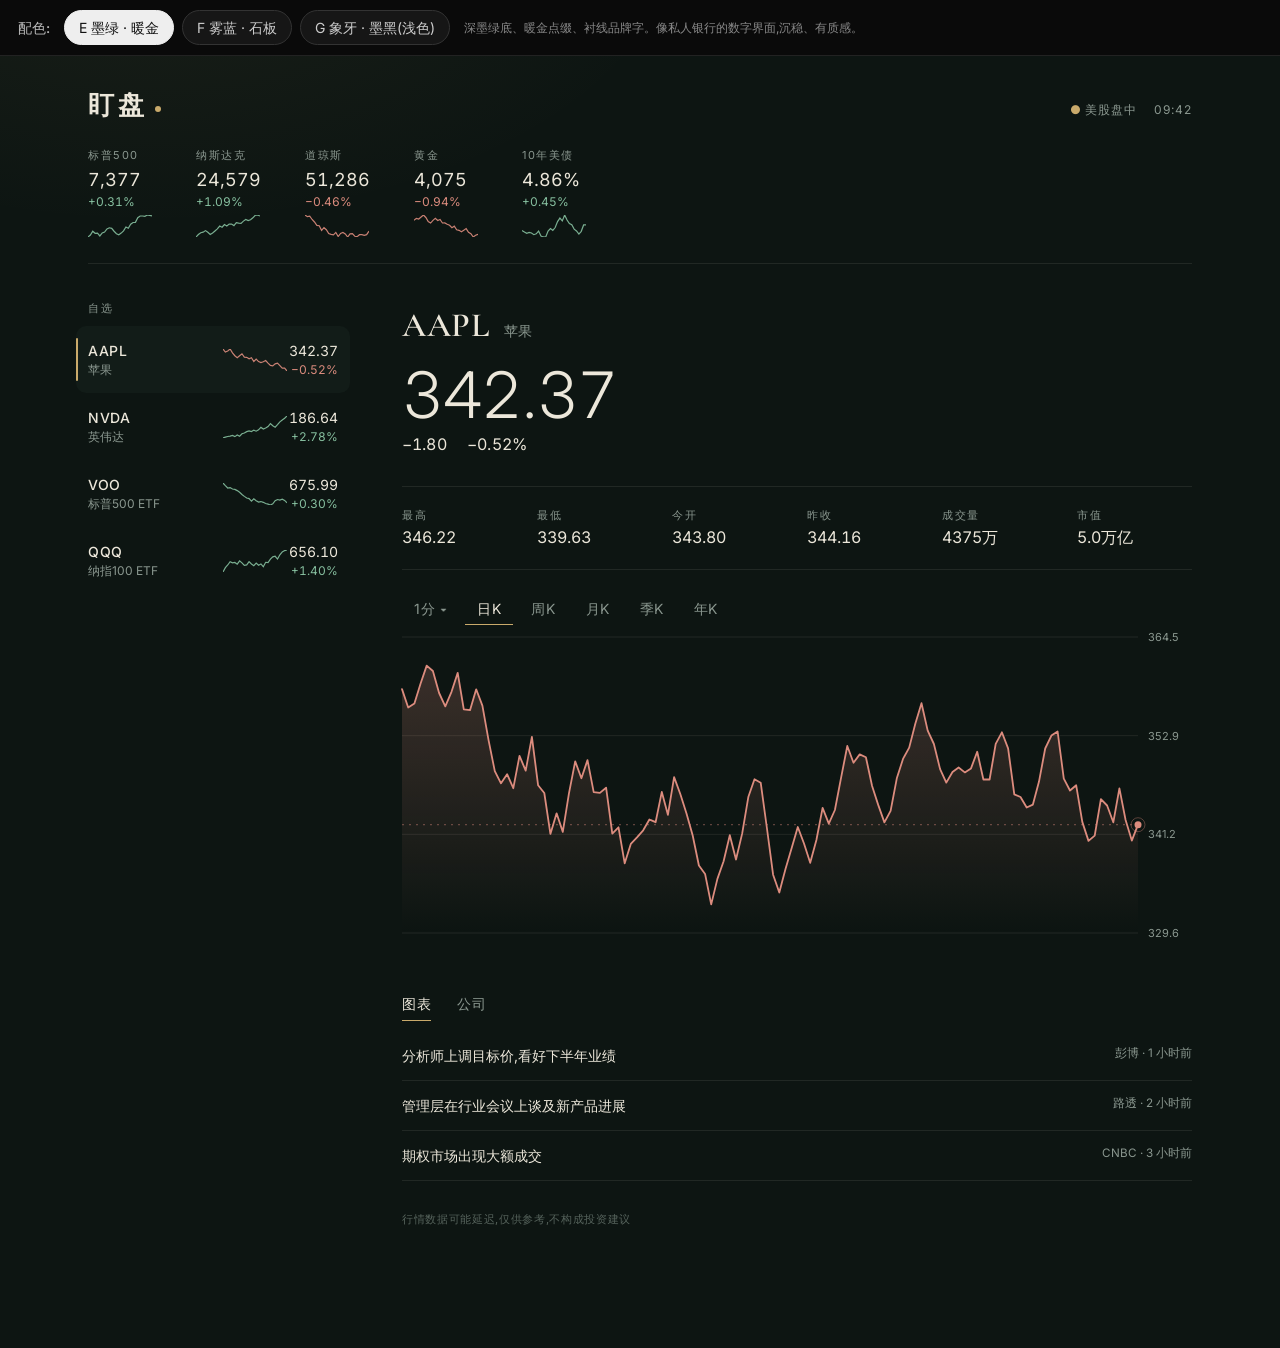
<file: design-preview/premium.html>
<!doctype html>
<html lang="zh-CN">
<head>
<meta charset="utf-8">
<meta name="viewport" content="width=device-width, initial-scale=1">
<title>高级风格预览</title>
<link rel="preconnect" href="https://fonts.googleapis.com">
<link href="https://fonts.googleapis.com/css2?family=Cormorant+Garamond:wght@500;600&family=Inter:wght@300;400;500;600&display=swap" rel="stylesheet">
<style>
*{box-sizing:border-box;margin:0;padding:0}
html{-webkit-font-smoothing:antialiased}
body{background:#000;font-family:"Inter",-apple-system,"PingFang SC","Helvetica Neue",sans-serif;font-size:14px;line-height:1.5}
.picker{position:sticky;top:0;z-index:50;display:flex;gap:8px;align-items:center;padding:10px 18px;background:#0a0a0a;border-bottom:1px solid #222;flex-wrap:wrap}
.picker b{color:#bbb;font-weight:500;margin-right:6px}
.picker button{border:1px solid #333;background:#161616;color:#ccc;padding:6px 14px;border-radius:99px;cursor:pointer;font:inherit;transition:.25s}
.picker button.on{background:#eee;color:#111;border-color:#eee}
.picker .d{color:#888;font-size:12px;margin-left:6px}

/* ============ 主题变量 ============ */
.site{--bg:#0d1512;--panel:#121c18;--text:#ece7da;--muted:#8a978f;--faint:#56635c;--line:rgba(236,231,218,.09);--accent:#c9aa6b;--up:#86bf9f;--down:#dc8c7e;
  --disp:"Cormorant Garamond","Songti SC","Noto Serif SC",Georgia,serif;--glow:rgba(201,170,107,.07);--pw:300;
  background:var(--bg);background-image:radial-gradient(900px 500px at 12% -10%,var(--glow),transparent 60%);color:var(--text);min-height:100vh;transition:background .5s,color .5s}
.site.f{--bg:#0e131b;--panel:#141b26;--text:#e7ecf3;--muted:#7f8ca0;--faint:#4d596b;--line:rgba(231,236,243,.08);--accent:#93b3dd;--up:#7cc3a8;--down:#df8f95;--disp:"Inter",-apple-system,"PingFang SC",sans-serif;--glow:rgba(147,179,221,.09)}
.site.g{--bg:#f3efe7;--panel:#faf8f3;--text:#1d1c1a;--muted:#8b867b;--faint:#bdb7aa;--line:rgba(29,28,26,.10);--accent:#9c7b3c;--up:#3d7a58;--down:#b2544a;--glow:rgba(156,123,60,.06);--pw:300}
.site,.site *{transition:background-color .45s,color .45s,border-color .45s,fill .45s,stroke .45s}
.wrap{max-width:1160px;margin:0 auto;padding:0 28px}
.up{color:var(--up)}.down{color:var(--down)}
.num{font-feature-settings:"tnum";font-variant-numeric:tabular-nums}

/* 入场动画:元素依次浮现 */
@keyframes rise{from{opacity:0;transform:translateY(10px)}to{opacity:1;transform:none}}
.rise{opacity:0;animation:rise .7s cubic-bezier(.2,.7,.2,1) forwards}

/* ============ 顶部 ============ */
.top{display:flex;justify-content:space-between;align-items:baseline;padding:30px 0 22px}
.brand{font-family:var(--disp);font-size:26px;letter-spacing:.14em;font-weight:600}
.brand i{display:inline-block;width:6px;height:6px;border-radius:50%;background:var(--accent);margin-left:8px;vertical-align:middle;animation:pulse 2.4s infinite}
@keyframes pulse{50%{opacity:.25}}
.status{color:var(--muted);font-size:12px;letter-spacing:.08em}
.status b{color:var(--accent);font-weight:500}
.idx{display:flex;gap:44px;padding:0 0 26px;border-bottom:1px solid var(--line);overflow-x:auto}
.idx .i{flex:0 0 auto}
.idx .n{font-size:11px;letter-spacing:.14em;color:var(--muted);text-transform:uppercase}
.idx .v{font-size:18px;font-weight:400;margin-top:2px}
.idx .c{font-size:12px}
.idx svg{display:block;margin-top:4px}

/* ============ 主体 ============ */
.grid{display:grid;grid-template-columns:250px 1fr;gap:64px;padding:36px 0 80px}
@media(max-width:860px){.grid{grid-template-columns:1fr;gap:32px}}
.label{font-size:11px;letter-spacing:.16em;color:var(--muted);text-transform:uppercase;margin-bottom:10px}
.row{display:grid;grid-template-columns:1fr 54px auto;gap:12px;align-items:center;padding:14px 12px;margin:0 -12px;border-radius:10px;cursor:pointer;position:relative;transition:background .3s,transform .3s}
.row:hover{background:var(--panel);transform:translateX(3px)}
.row.sel{background:var(--panel)}
.row.sel::before{content:"";position:absolute;left:0;top:18%;bottom:18%;width:2px;background:var(--accent);border-radius:2px}
.row .s{font-weight:500;letter-spacing:.04em}.row .nm{font-size:12px;color:var(--muted)}
.row .r{text-align:right}.row .r div:last-child{font-size:12px}
.head{display:flex;align-items:baseline;gap:14px;flex-wrap:wrap}
.head h1{font-family:var(--disp);font-size:34px;font-weight:600;letter-spacing:.02em}
.head span{color:var(--muted);font-size:14px}
.price{font-size:64px;font-weight:var(--pw);letter-spacing:-.02em;line-height:1.05;margin:10px 0 4px}
.chg{font-size:16px;font-weight:400;letter-spacing:.01em}
.stats{display:grid;grid-template-columns:repeat(6,1fr);gap:20px;margin:30px 0 8px;padding:20px 0;border-top:1px solid var(--line);border-bottom:1px solid var(--line)}
@media(max-width:700px){.stats{grid-template-columns:repeat(3,1fr)}}
.stats .l{font-size:11px;letter-spacing:.14em;color:var(--muted);text-transform:uppercase}
.stats .v{font-size:16px;margin-top:2px}
.tabs{display:flex;gap:6px;position:relative;margin:22px 0 4px}
.tabs button{border:0;background:none;color:var(--muted);padding:6px 12px;font:inherit;cursor:pointer;letter-spacing:.04em;position:relative;z-index:1;transition:color .3s}
.tabs button.on{color:var(--text)}
.tabs .ind{position:absolute;bottom:0;height:1.5px;background:var(--accent);transition:left .35s cubic-bezier(.3,.8,.2,1),width .35s cubic-bezier(.3,.8,.2,1)}
.tabs .sp{flex:1}
.chartbox{position:relative;height:330px}
.chartbox svg{width:100%;height:100%;display:block;overflow:visible}
.tip{position:absolute;pointer-events:none;opacity:0;transition:opacity .2s;background:var(--panel);border:1px solid var(--line);border-radius:8px;padding:6px 10px;font-size:12px;white-space:nowrap;box-shadow:0 8px 30px rgba(0,0,0,.25)}
.tip b{font-weight:500;font-size:14px;display:block}
.tip small{color:var(--muted)}
.sub{display:flex;gap:26px;margin:34px 0 10px}
.sub span{color:var(--muted);cursor:pointer;padding-bottom:6px;border-bottom:1.5px solid transparent;transition:.3s;letter-spacing:.04em}
.sub span.on{color:var(--text);border-color:var(--accent)}
.news div{display:flex;justify-content:space-between;gap:20px;padding:14px 0;border-bottom:1px solid var(--line);transition:padding .3s}
.news div:hover{padding-left:6px}
.news small{color:var(--muted);white-space:nowrap}
.foot{color:var(--faint);font-size:11px;letter-spacing:.06em;padding:30px 0 40px}
</style>
</head>
<body>
<div class="picker"><b>配色:</b>
  <button data-t="e" class="on">E 墨绿 · 暖金</button><button data-t="f">F 雾蓝 · 石板</button><button data-t="g">G 象牙 · 墨黑(浅色)</button>
  <span class="d" id="desc"></span></div>

<div id="site" class="site e">
 <div class="wrap">
  <div class="top rise" style="animation-delay:.05s"><div class="brand">盯盘<i></i></div><div class="status"><b>●</b> 美股盘中 　09:42</div></div>
  <div class="idx rise" id="idx" style="animation-delay:.15s"></div>
  <div class="grid">
    <div class="rise" style="animation-delay:.25s"><div class="label">自选</div><div id="wl"></div></div>
    <div>
      <div class="head rise" style="animation-delay:.3s"><h1 id="tk">AAPL</h1><span id="tn">苹果</span></div>
      <div class="price num rise" id="price" style="animation-delay:.38s">342.37</div>
      <div class="chg num rise" id="chg" style="animation-delay:.44s">−1.80 　−0.52%</div>
      <div class="stats num rise" style="animation-delay:.5s">
        <div><div class="l">最高</div><div class="v" id="s0"></div></div><div><div class="l">最低</div><div class="v" id="s1"></div></div>
        <div><div class="l">今开</div><div class="v" id="s2"></div></div><div><div class="l">昨收</div><div class="v" id="s3"></div></div>
        <div><div class="l">成交量</div><div class="v" id="s4"></div></div><div><div class="l">市值</div><div class="v" id="s5"></div></div>
      </div>
      <div class="tabs rise" id="rng" style="animation-delay:.56s"><button>1分 ▾</button><button class="on">日K</button><button>周K</button><button>月K</button><button>季K</button><button>年K</button><span class="ind"></span></div>
      <div class="chartbox rise" id="cbox" style="animation-delay:.6s"><svg id="chart"></svg><div class="tip" id="tip"></div></div>
      <div class="sub rise" style="animation-delay:.66s"><span class="on">图表</span><span>公司</span></div>
      <div class="news rise" style="animation-delay:.7s">
        <div><span>分析师上调目标价,看好下半年业绩</span><small>彭博 · 1 小时前</small></div>
        <div><span>管理层在行业会议上谈及新产品进展</span><small>路透 · 2 小时前</small></div>
        <div><span>期权市场出现大额成交</span><small>CNBC · 3 小时前</small></div>
      </div>
      <div class="foot">行情数据可能延迟,仅供参考,不构成投资建议</div>
    </div>
  </div>
 </div>
</div>

<script>
const $=s=>document.querySelector(s);
const DESC={e:'深墨绿底、暖金点缀、衬线品牌字。像私人银行的数字界面,沉稳、有质感。',f:'深石板蓝灰底、雾蓝点缀、纯无衬线。偏科技金融,冷静克制,最耐看。',g:'象牙白底、墨黑文字、古铜点缀。像高端编辑杂志,明亮但不刺眼。'};
const ST={AAPL:{n:'苹果',p:342.37,c:-0.52,seed:7},NVDA:{n:'英伟达',p:186.64,c:2.78,seed:11},VOO:{n:'标普500 ETF',p:675.99,c:0.30,seed:23},QQQ:{n:'纳指100 ETF',p:656.10,c:1.40,seed:31}};
const IDX=[['标普500','7,377','+0.31%',1,3],['纳斯达克','24,579','+1.09%',1,5],['道琼斯','51,286','−0.46%',0,9],['黄金','4,075','−0.94%',0,13],['10年美债','4.86%','+0.45%',1,17]];
let cur='AAPL',range=1;
function series(seed,n,end,drift){let s=seed*977+n;const r=()=>(s=(s*1664525+1013904223)>>>0)/4294967296;let v=100,a=[];for(let i=0;i<n;i++){v*=1+(r()-.5)*.03+drift;a.push(v)}const k=end/a[n-1];return a.map(x=>x*k)}
function spark(seed,up,w=64,h=22){const a=series(seed,28,100,up?.002:-.002);const lo=Math.min(...a),hi=Math.max(...a);const d=a.map((v,i)=>`${i?'L':'M'}${i*w/27},${h-(v-lo)/(hi-lo)*h}`).join(' ');return `<svg width="${w}" height="${h}"><path d="${d}" fill="none" stroke="var(--${up?'up':'down'})" stroke-width="1.2" opacity=".9"/></svg>`}
$('#idx').innerHTML=IDX.map(i=>`<div class="i"><div class="n">${i[0]}</div><div class="v num">${i[1]}</div><div class="c num ${i[3]?'up':'down'}">${i[2]}</div>${spark(i[4],i[3])}</div>`).join('');
function renderWL(){$('#wl').innerHTML=Object.entries(ST).map(([k,s],i)=>`<div class="row ${k===cur?'sel':''} rise" style="animation-delay:${.3+i*.06}s" data-k="${k}"><div><div class="s">${k}</div><div class="nm">${s.n}</div></div>${spark(s.seed,s.c>=0)}<div class="r num"><div>${s.p.toFixed(2)}</div><div class="${s.c>=0?'up':'down'}">${s.c>=0?'+':'−'}${Math.abs(s.c).toFixed(2)}%</div></div></div>`).join('')}
renderWL();
$('#wl').onclick=e=>{const r=e.target.closest('.row');if(!r)return;setStock(r.dataset.k)};

const VOLM={AAPL:['4375万','5.0万亿'],NVDA:['1.79亿','4.5万亿'],VOO:['520万','—'],QQQ:['3380万','—']};
function setStats(k){const s=ST[k],pc=s.p/(1+s.c/100);const v=[s.p*Math.max(1.004,1+s.c/100+.004),s.p*Math.min(.992,1+s.c/100-.006)/(1+s.c/100)*(1+s.c/100),pc*(1+s.c/100*.2),pc].map(x=>x.toFixed(2));
  v[0]=(Math.max(s.p,pc)*1.006).toFixed(2);v[1]=(Math.min(s.p,pc)*.992).toFixed(2);
  [...v,...VOLM[k]].forEach((t,i)=>document.getElementById('s'+i).textContent=t)}
let shown=342.37;
function countTo(el,to,dur=650){const from=shown,t0=performance.now();(function f(t){const k=Math.min(1,(t-t0)/dur),e=1-Math.pow(1-k,3);el.textContent=(from+(to-from)*e).toFixed(2);if(k<1)requestAnimationFrame(f);else shown=to})(t0)}
function setStock(k){cur=k;const s=ST[k];setStats(k);$('#tk').textContent=k;$('#tn').textContent=s.n;countTo($('#price'),s.p);
  const up=s.c>=0,ch=s.p*s.c/100;$('#price').className='price num '+(up?'up':'down');$('#chg').className='chg num '+(up?'up':'down');$('#chg').textContent=`${up?'+':'−'}${Math.abs(ch).toFixed(2)} 　${up?'+':'−'}${Math.abs(s.c).toFixed(2)}%`;
  document.querySelectorAll('.row').forEach(r=>r.classList.toggle('sel',r.dataset.k===k));drawChart(true)}

// 页签下划线滑动
function moveInd(){const b=document.querySelectorAll('#rng button')[range],i=$('#rng .ind');i.style.left=b.offsetLeft+'px';i.style.width=b.offsetWidth+'px'}
$('#rng').onclick=e=>{const b=e.target.closest('button');if(!b)return;range=[...document.querySelectorAll('#rng button')].indexOf(b);document.querySelectorAll('#rng button').forEach((x,i)=>x.classList.toggle('on',i===range));moveInd();drawChart(true)}

// 图表:面积渐变 + 曲线描绘动画 + 十字线提示
let data=[];
function drawChart(anim){
  const box=$('#cbox'),W=box.clientWidth,H=box.clientHeight,pr=54,pb=26,pt=8,s=ST[cur],n=[60,120,90,80,60,40][range]||90;
  data=series(s.seed+range*3,n,s.p,s.c>=0?.0012:-.0012);
  const lo=Math.min(...data),hi=Math.max(...data),pad=(hi-lo)*.12,L=lo-pad,Hh=hi+pad,X=i=>i*(W-pr)/(n-1),Y=v=>pt+(1-(v-L)/(Hh-L))*(H-pt-pb);
  const css=getComputedStyle($('#site')),col=css.getPropertyValue(s.c>=0?'--up':'--down').trim(),ln=css.getPropertyValue('--line').trim(),mu=css.getPropertyValue('--muted').trim();
  const d=data.map((v,i)=>`${i?'L':'M'}${X(i).toFixed(1)},${Y(v).toFixed(1)}`).join(' '),area=d+` L${X(n-1)},${H-pb} L0,${H-pb} Z`;
  let g='';for(let k=0;k<4;k++){const y=pt+k*(H-pt-pb)/3,v=Hh-(Hh-L)*k/3;g+=`<line x1="0" x2="${W-pr}" y1="${y}" y2="${y}" stroke="${ln}"/><text x="${W-pr+10}" y="${y+4}" fill="${mu}" font-size="11">${v.toFixed(1)}</text>`}
  const ly=Y(data[n-1]);
  $('#chart').setAttribute('viewBox',`0 0 ${W} ${H}`);
  $('#chart').innerHTML=`<defs><linearGradient id="ag" x1="0" y1="0" x2="0" y2="1"><stop offset="0" stop-color="${col}" stop-opacity=".22"/><stop offset="1" stop-color="${col}" stop-opacity="0"/></linearGradient></defs>${g}
   <path id="ar" d="${area}" fill="url(#ag)" style="opacity:${anim?0:1};transition:opacity 1s .35s"/>
   <path id="ln" d="${d}" fill="none" stroke="${col}" stroke-width="1.8" stroke-linejoin="round" stroke-linecap="round"/>
   <line x1="0" x2="${W-pr}" y1="${ly}" y2="${ly}" stroke="${col}" stroke-dasharray="2 5" opacity=".5"/>
   <circle cx="${X(n-1)}" cy="${ly}" r="3.5" fill="${col}"/><circle cx="${X(n-1)}" cy="${ly}" r="3.5" fill="none" stroke="${col}"><animate attributeName="r" values="3.5;11" dur="2.4s" repeatCount="indefinite"/><animate attributeName="opacity" values=".7;0" dur="2.4s" repeatCount="indefinite"/></circle>
   <line id="cl" y1="${pt}" y2="${H-pb}" stroke="${mu}" stroke-dasharray="3 4" opacity="0"/><circle id="cd" r="4.5" fill="${col}" stroke="var(--bg)" stroke-width="2" opacity="0"/>`;
  if(anim){const p=$('#ln'),len=p.getTotalLength();p.style.strokeDasharray=len;p.style.strokeDashoffset=len;p.getBoundingClientRect();p.style.transition='stroke-dashoffset 1.1s cubic-bezier(.3,.7,.2,1)';p.style.strokeDashoffset=0;requestAnimationFrame(()=>$('#ar').style.opacity=1)}
  const tip=$('#tip'),svg=$('#chart');
  svg.onmousemove=e=>{const r=svg.getBoundingClientRect(),x=Math.max(0,Math.min(W-pr,e.clientX-r.left)),i=Math.round(x/((W-pr)/(n-1))),px=X(i),py=Y(data[i]);
    $('#cl').setAttribute('x1',px);$('#cl').setAttribute('x2',px);$('#cl').setAttribute('opacity',.6);$('#cd').setAttribute('cx',px);$('#cd').setAttribute('cy',py);$('#cd').setAttribute('opacity',1);
    tip.innerHTML=`<b class="num">${data[i].toFixed(2)}</b><small>第 ${i+1} 根</small>`;tip.style.opacity=1;tip.style.left=Math.min(W-pr-90,px+14)+'px';tip.style.top=Math.max(0,py-52)+'px'};
  svg.onmouseleave=()=>{tip.style.opacity=0;$('#cl').setAttribute('opacity',0);$('#cd').setAttribute('opacity',0)};
}
function theme(t){$('#site').className='site '+t;document.querySelectorAll('.picker button').forEach(b=>b.classList.toggle('on',b.dataset.t===t));$('#desc').textContent=DESC[t];document.body.style.background=t==='g'?'#f3efe7':'#000';setTimeout(()=>{renderWL();drawChart(false)},60)}
document.querySelectorAll('.picker button').forEach(b=>b.onclick=()=>theme(b.dataset.t));
window.addEventListener('resize',()=>{moveInd();drawChart(false)});
window.addEventListener('load',()=>{moveInd();drawChart(true)});
$('#desc').textContent=DESC.e;setStats('AAPL');
setTimeout(()=>{moveInd();drawChart(true)},50);
</script>
</body>
</html>
</file>
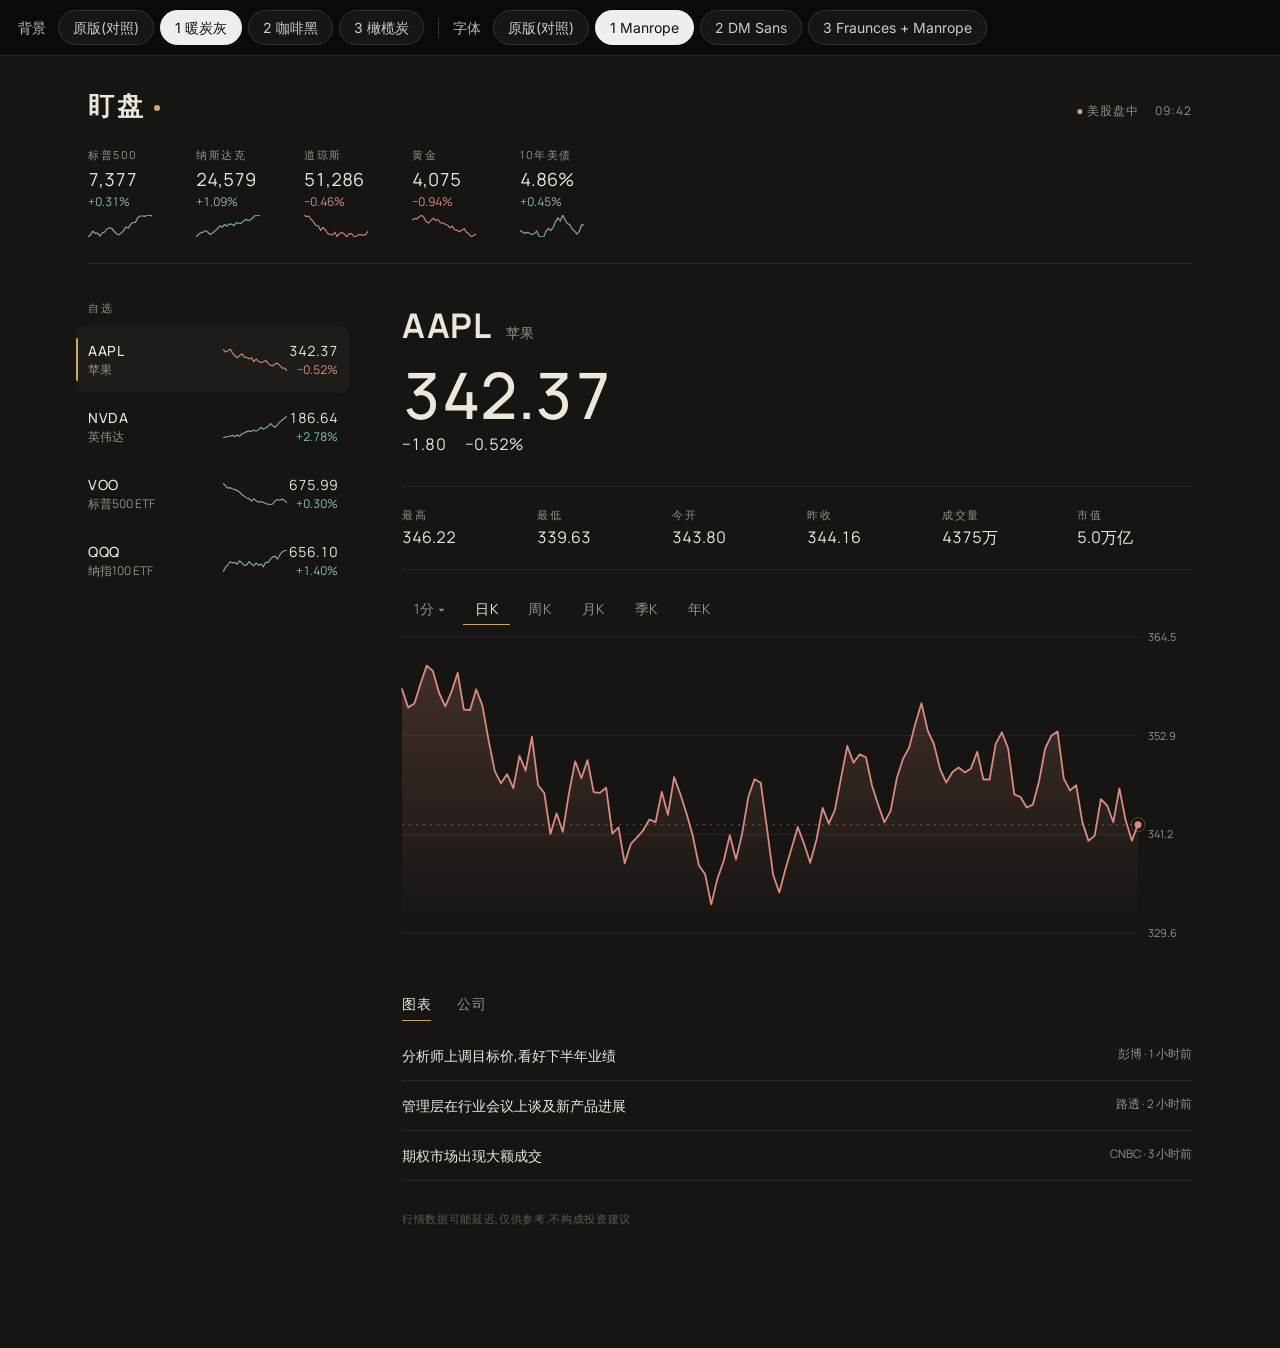
<file: design-preview/premium2.html>
<!doctype html>
<html lang="zh-CN">
<head>
<meta charset="utf-8">
<meta name="viewport" content="width=device-width, initial-scale=1">
<title>E 风格微调预览</title>
<link rel="preconnect" href="https://fonts.googleapis.com">
<link href="https://fonts.googleapis.com/css2?family=DM+Sans:wght@300;400;500;600;700&family=Fraunces:opsz,wght@9..144,500;9..144,600;9..144,700&family=Manrope:wght@300;400;500;600;700;800&family=Inter:wght@300;400;500;600&family=Cormorant+Garamond:wght@500;600&display=swap" rel="stylesheet">
<style>
*{box-sizing:border-box;margin:0;padding:0}
html{-webkit-font-smoothing:antialiased}
body{background:#000;font-family:"Inter",-apple-system,"PingFang SC","Helvetica Neue",sans-serif;font-size:14px;line-height:1.5}
.picker{position:sticky;top:0;z-index:50;display:flex;gap:8px;align-items:center;padding:10px 18px;background:#0a0a0a;border-bottom:1px solid #222;flex-wrap:wrap}
.picker b{color:#bbb;font-weight:500;margin-right:6px}
.picker button{border:1px solid #333;background:#161616;color:#ccc;padding:6px 14px;border-radius:99px;cursor:pointer;font:inherit;transition:.25s}
.picker button.on{background:#eee;color:#111;border-color:#eee}
.picker .d{color:#888;font-size:12px;margin-left:6px}

/* ============ 主题变量 ============ */
.site{--bg:#0d1512;--panel:#121c18;--text:#ece7da;--muted:#8a978f;--faint:#56635c;--line:rgba(236,231,218,.09);--accent:#c9aa6b;--up:#86bf9f;--down:#dc8c7e;
  --ui:"Inter",-apple-system,"PingFang SC","Helvetica Neue",sans-serif;--num:var(--ui);--disp:"Cormorant Garamond","Songti SC","Noto Serif SC",Georgia,serif;--pw:300;--dw:600;--bl:.14em;
  background:var(--bg);background-image:radial-gradient(900px 500px at 12% -10%,rgba(201,170,107,.07),transparent 60%);color:var(--text);min-height:100vh;font-family:var(--ui)}
/* 背景:更接近真实材质的深色,去掉发光渐变 */
.site.b1{--bg:#161513;--panel:#1e1c19;--muted:#968f82;--faint:#605a50;--text:#ede7da;background-image:none}
.site.b2{--bg:#1a1511;--panel:#241e18;--muted:#9c9080;--faint:#685d4e;--text:#efe7d8;background-image:none}
.site.b3{--bg:#181a16;--panel:#20231e;--muted:#939a8b;--faint:#5e6559;--text:#ece8dc;background-image:none}
/* 字体:圆润但字重扎实 */
.site.f1{--ui:"Manrope","PingFang SC","Helvetica Neue",sans-serif;--disp:"Manrope","PingFang SC",sans-serif;--pw:500;--dw:700;--bl:.12em}
.site.f2{--ui:"DM Sans","PingFang SC","Helvetica Neue",sans-serif;--disp:"DM Sans","PingFang SC",sans-serif;--pw:500;--dw:700;--bl:.12em}
.site.f3{--ui:"Manrope","PingFang SC","Helvetica Neue",sans-serif;--disp:"Fraunces","Songti SC",Georgia,serif;--pw:500;--dw:600;--bl:.1em}
.site .brand{letter-spacing:var(--bl);font-weight:var(--dw)}
.site .head h1{font-weight:var(--dw)}
.num{font-family:var(--num)}
.picker{gap:6px}.picker .g{width:1px;height:20px;background:#333;margin:0 8px}
.site,.site *{transition:background-color .45s,color .45s,border-color .45s,fill .45s,stroke .45s}
.wrap{max-width:1160px;margin:0 auto;padding:0 28px}
.up{color:var(--up)}.down{color:var(--down)}
.num{font-feature-settings:"tnum";font-variant-numeric:tabular-nums}

/* 入场动画:元素依次浮现 */
@keyframes rise{from{opacity:0;transform:translateY(10px)}to{opacity:1;transform:none}}
.rise{opacity:0;animation:rise .7s cubic-bezier(.2,.7,.2,1) forwards}

/* ============ 顶部 ============ */
.top{display:flex;justify-content:space-between;align-items:baseline;padding:30px 0 22px}
.brand{font-family:var(--disp);font-size:26px;letter-spacing:.14em;font-weight:600}
.brand i{display:inline-block;width:6px;height:6px;border-radius:50%;background:var(--accent);margin-left:8px;vertical-align:middle;animation:pulse 2.4s infinite}
@keyframes pulse{50%{opacity:.25}}
.status{color:var(--muted);font-size:12px;letter-spacing:.08em}
.status b{color:var(--accent);font-weight:500}
.idx{display:flex;gap:44px;padding:0 0 26px;border-bottom:1px solid var(--line);overflow-x:auto}
.idx .i{flex:0 0 auto}
.idx .n{font-size:11px;letter-spacing:.14em;color:var(--muted);text-transform:uppercase}
.idx .v{font-size:18px;font-weight:400;margin-top:2px}
.idx .c{font-size:12px}
.idx svg{display:block;margin-top:4px}

/* ============ 主体 ============ */
.grid{display:grid;grid-template-columns:250px 1fr;gap:64px;padding:36px 0 80px}
@media(max-width:860px){.grid{grid-template-columns:1fr;gap:32px}}
.label{font-size:11px;letter-spacing:.16em;color:var(--muted);text-transform:uppercase;margin-bottom:10px}
.row{display:grid;grid-template-columns:1fr 54px auto;gap:12px;align-items:center;padding:14px 12px;margin:0 -12px;border-radius:10px;cursor:pointer;position:relative;transition:background .3s,transform .3s}
.row:hover{background:var(--panel);transform:translateX(3px)}
.row.sel{background:var(--panel)}
.row.sel::before{content:"";position:absolute;left:0;top:18%;bottom:18%;width:2px;background:var(--accent);border-radius:2px}
.row .s{font-weight:500;letter-spacing:.04em}.row .nm{font-size:12px;color:var(--muted)}
.row .r{text-align:right}.row .r div:last-child{font-size:12px}
.head{display:flex;align-items:baseline;gap:14px;flex-wrap:wrap}
.head h1{font-family:var(--disp);font-size:34px;font-weight:600;letter-spacing:.02em}
.head span{color:var(--muted);font-size:14px}
.price{font-size:64px;font-weight:var(--pw);letter-spacing:-.02em;line-height:1.05;margin:10px 0 4px}
.chg{font-size:16px;font-weight:400;letter-spacing:.01em}
.stats{display:grid;grid-template-columns:repeat(6,1fr);gap:20px;margin:30px 0 8px;padding:20px 0;border-top:1px solid var(--line);border-bottom:1px solid var(--line)}
@media(max-width:700px){.stats{grid-template-columns:repeat(3,1fr)}}
.stats .l{font-size:11px;letter-spacing:.14em;color:var(--muted);text-transform:uppercase}
.stats .v{font-size:16px;margin-top:2px}
.tabs{display:flex;gap:6px;position:relative;margin:22px 0 4px}
.tabs button{border:0;background:none;color:var(--muted);padding:6px 12px;font:inherit;cursor:pointer;letter-spacing:.04em;position:relative;z-index:1;transition:color .3s}
.tabs button.on{color:var(--text)}
.tabs .ind{position:absolute;bottom:0;height:1.5px;background:var(--accent);transition:left .35s cubic-bezier(.3,.8,.2,1),width .35s cubic-bezier(.3,.8,.2,1)}
.tabs .sp{flex:1}
.chartbox{position:relative;height:330px}
.chartbox svg{width:100%;height:100%;display:block;overflow:visible}
.tip{position:absolute;pointer-events:none;opacity:0;transition:opacity .2s;background:var(--panel);border:1px solid var(--line);border-radius:8px;padding:6px 10px;font-size:12px;white-space:nowrap;box-shadow:0 8px 30px rgba(0,0,0,.25)}
.tip b{font-weight:500;font-size:14px;display:block}
.tip small{color:var(--muted)}
.sub{display:flex;gap:26px;margin:34px 0 10px}
.sub span{color:var(--muted);cursor:pointer;padding-bottom:6px;border-bottom:1.5px solid transparent;transition:.3s;letter-spacing:.04em}
.sub span.on{color:var(--text);border-color:var(--accent)}
.news div{display:flex;justify-content:space-between;gap:20px;padding:14px 0;border-bottom:1px solid var(--line);transition:padding .3s}
.news div:hover{padding-left:6px}
.news small{color:var(--muted);white-space:nowrap}
.foot{color:var(--faint);font-size:11px;letter-spacing:.06em;padding:30px 0 40px}
</style>
</head>
<body>
<div class="picker"><b>背景</b>
  <button data-bg="b0">原版(对照)</button><button data-bg="b1" class="on">1 暖炭灰</button><button data-bg="b2">2 咖啡黑</button><button data-bg="b3">3 橄榄炭</button>
  <span class="g"></span><b>字体</b>
  <button data-f="f0">原版(对照)</button><button data-f="f1" class="on">1 Manrope</button><button data-f="f2">2 DM Sans</button><button data-f="f3">3 Fraunces + Manrope</button></div>

<div id="site" class="site e b1 f1">
 <div class="wrap">
  <div class="top rise" style="animation-delay:.05s"><div class="brand">盯盘<i></i></div><div class="status"><b>●</b> 美股盘中 　09:42</div></div>
  <div class="idx rise" id="idx" style="animation-delay:.15s"></div>
  <div class="grid">
    <div class="rise" style="animation-delay:.25s"><div class="label">自选</div><div id="wl"></div></div>
    <div>
      <div class="head rise" style="animation-delay:.3s"><h1 id="tk">AAPL</h1><span id="tn">苹果</span></div>
      <div class="price num rise" id="price" style="animation-delay:.38s">342.37</div>
      <div class="chg num rise" id="chg" style="animation-delay:.44s">−1.80 　−0.52%</div>
      <div class="stats num rise" style="animation-delay:.5s">
        <div><div class="l">最高</div><div class="v" id="s0"></div></div><div><div class="l">最低</div><div class="v" id="s1"></div></div>
        <div><div class="l">今开</div><div class="v" id="s2"></div></div><div><div class="l">昨收</div><div class="v" id="s3"></div></div>
        <div><div class="l">成交量</div><div class="v" id="s4"></div></div><div><div class="l">市值</div><div class="v" id="s5"></div></div>
      </div>
      <div class="tabs rise" id="rng" style="animation-delay:.56s"><button>1分 ▾</button><button class="on">日K</button><button>周K</button><button>月K</button><button>季K</button><button>年K</button><span class="ind"></span></div>
      <div class="chartbox rise" id="cbox" style="animation-delay:.6s"><svg id="chart"></svg><div class="tip" id="tip"></div></div>
      <div class="sub rise" style="animation-delay:.66s"><span class="on">图表</span><span>公司</span></div>
      <div class="news rise" style="animation-delay:.7s">
        <div><span>分析师上调目标价,看好下半年业绩</span><small>彭博 · 1 小时前</small></div>
        <div><span>管理层在行业会议上谈及新产品进展</span><small>路透 · 2 小时前</small></div>
        <div><span>期权市场出现大额成交</span><small>CNBC · 3 小时前</small></div>
      </div>
      <div class="foot">行情数据可能延迟,仅供参考,不构成投资建议</div>
    </div>
  </div>
 </div>
</div>

<script>
const $=s=>document.querySelector(s);
const DESC={e:'深墨绿底、暖金点缀、衬线品牌字。像私人银行的数字界面,沉稳、有质感。',f:'深石板蓝灰底、雾蓝点缀、纯无衬线。偏科技金融,冷静克制,最耐看。',g:'象牙白底、墨黑文字、古铜点缀。像高端编辑杂志,明亮但不刺眼。'};
const ST={AAPL:{n:'苹果',p:342.37,c:-0.52,seed:7},NVDA:{n:'英伟达',p:186.64,c:2.78,seed:11},VOO:{n:'标普500 ETF',p:675.99,c:0.30,seed:23},QQQ:{n:'纳指100 ETF',p:656.10,c:1.40,seed:31}};
const IDX=[['标普500','7,377','+0.31%',1,3],['纳斯达克','24,579','+1.09%',1,5],['道琼斯','51,286','−0.46%',0,9],['黄金','4,075','−0.94%',0,13],['10年美债','4.86%','+0.45%',1,17]];
let cur='AAPL',range=1;
function series(seed,n,end,drift){let s=seed*977+n;const r=()=>(s=(s*1664525+1013904223)>>>0)/4294967296;let v=100,a=[];for(let i=0;i<n;i++){v*=1+(r()-.5)*.03+drift;a.push(v)}const k=end/a[n-1];return a.map(x=>x*k)}
function spark(seed,up,w=64,h=22){const a=series(seed,28,100,up?.002:-.002);const lo=Math.min(...a),hi=Math.max(...a);const d=a.map((v,i)=>`${i?'L':'M'}${i*w/27},${h-(v-lo)/(hi-lo)*h}`).join(' ');return `<svg width="${w}" height="${h}"><path d="${d}" fill="none" stroke="var(--${up?'up':'down'})" stroke-width="1.2" opacity=".9"/></svg>`}
$('#idx').innerHTML=IDX.map(i=>`<div class="i"><div class="n">${i[0]}</div><div class="v num">${i[1]}</div><div class="c num ${i[3]?'up':'down'}">${i[2]}</div>${spark(i[4],i[3])}</div>`).join('');
function renderWL(){$('#wl').innerHTML=Object.entries(ST).map(([k,s],i)=>`<div class="row ${k===cur?'sel':''} rise" style="animation-delay:${.3+i*.06}s" data-k="${k}"><div><div class="s">${k}</div><div class="nm">${s.n}</div></div>${spark(s.seed,s.c>=0)}<div class="r num"><div>${s.p.toFixed(2)}</div><div class="${s.c>=0?'up':'down'}">${s.c>=0?'+':'−'}${Math.abs(s.c).toFixed(2)}%</div></div></div>`).join('')}
renderWL();
$('#wl').onclick=e=>{const r=e.target.closest('.row');if(!r)return;setStock(r.dataset.k)};

const VOLM={AAPL:['4375万','5.0万亿'],NVDA:['1.79亿','4.5万亿'],VOO:['520万','—'],QQQ:['3380万','—']};
function setStats(k){const s=ST[k],pc=s.p/(1+s.c/100);const v=[s.p*Math.max(1.004,1+s.c/100+.004),s.p*Math.min(.992,1+s.c/100-.006)/(1+s.c/100)*(1+s.c/100),pc*(1+s.c/100*.2),pc].map(x=>x.toFixed(2));
  v[0]=(Math.max(s.p,pc)*1.006).toFixed(2);v[1]=(Math.min(s.p,pc)*.992).toFixed(2);
  [...v,...VOLM[k]].forEach((t,i)=>document.getElementById('s'+i).textContent=t)}
let shown=342.37;
function countTo(el,to,dur=650){const from=shown,t0=performance.now();(function f(t){const k=Math.min(1,(t-t0)/dur),e=1-Math.pow(1-k,3);el.textContent=(from+(to-from)*e).toFixed(2);if(k<1)requestAnimationFrame(f);else shown=to})(t0)}
function setStock(k){cur=k;const s=ST[k];setStats(k);$('#tk').textContent=k;$('#tn').textContent=s.n;countTo($('#price'),s.p);
  const up=s.c>=0,ch=s.p*s.c/100;$('#price').className='price num '+(up?'up':'down');$('#chg').className='chg num '+(up?'up':'down');$('#chg').textContent=`${up?'+':'−'}${Math.abs(ch).toFixed(2)} 　${up?'+':'−'}${Math.abs(s.c).toFixed(2)}%`;
  document.querySelectorAll('.row').forEach(r=>r.classList.toggle('sel',r.dataset.k===k));drawChart(true)}

// 页签下划线滑动
function moveInd(){const b=document.querySelectorAll('#rng button')[range],i=$('#rng .ind');i.style.left=b.offsetLeft+'px';i.style.width=b.offsetWidth+'px'}
$('#rng').onclick=e=>{const b=e.target.closest('button');if(!b)return;range=[...document.querySelectorAll('#rng button')].indexOf(b);document.querySelectorAll('#rng button').forEach((x,i)=>x.classList.toggle('on',i===range));moveInd();drawChart(true)}

// 图表:面积渐变 + 曲线描绘动画 + 十字线提示
let data=[];
function drawChart(anim){
  const box=$('#cbox'),W=box.clientWidth,H=box.clientHeight,pr=54,pb=26,pt=8,s=ST[cur],n=[60,120,90,80,60,40][range]||90;
  data=series(s.seed+range*3,n,s.p,s.c>=0?.0012:-.0012);
  const lo=Math.min(...data),hi=Math.max(...data),pad=(hi-lo)*.12,L=lo-pad,Hh=hi+pad,X=i=>i*(W-pr)/(n-1),Y=v=>pt+(1-(v-L)/(Hh-L))*(H-pt-pb);
  const css=getComputedStyle($('#site')),col=css.getPropertyValue(s.c>=0?'--up':'--down').trim(),ln=css.getPropertyValue('--line').trim(),mu=css.getPropertyValue('--muted').trim();
  const d=data.map((v,i)=>`${i?'L':'M'}${X(i).toFixed(1)},${Y(v).toFixed(1)}`).join(' '),area=d+` L${X(n-1)},${H-pb} L0,${H-pb} Z`;
  let g='';for(let k=0;k<4;k++){const y=pt+k*(H-pt-pb)/3,v=Hh-(Hh-L)*k/3;g+=`<line x1="0" x2="${W-pr}" y1="${y}" y2="${y}" stroke="${ln}"/><text x="${W-pr+10}" y="${y+4}" fill="${mu}" font-size="11">${v.toFixed(1)}</text>`}
  const ly=Y(data[n-1]);
  $('#chart').setAttribute('viewBox',`0 0 ${W} ${H}`);
  $('#chart').innerHTML=`<defs><linearGradient id="ag" x1="0" y1="0" x2="0" y2="1"><stop offset="0" stop-color="${col}" stop-opacity=".22"/><stop offset="1" stop-color="${col}" stop-opacity="0"/></linearGradient></defs>${g}
   <path id="ar" d="${area}" fill="url(#ag)" style="opacity:${anim?0:1};transition:opacity 1s .35s"/>
   <path id="ln" d="${d}" fill="none" stroke="${col}" stroke-width="1.8" stroke-linejoin="round" stroke-linecap="round"/>
   <line x1="0" x2="${W-pr}" y1="${ly}" y2="${ly}" stroke="${col}" stroke-dasharray="2 5" opacity=".5"/>
   <circle cx="${X(n-1)}" cy="${ly}" r="3.5" fill="${col}"/><circle cx="${X(n-1)}" cy="${ly}" r="3.5" fill="none" stroke="${col}"><animate attributeName="r" values="3.5;11" dur="2.4s" repeatCount="indefinite"/><animate attributeName="opacity" values=".7;0" dur="2.4s" repeatCount="indefinite"/></circle>
   <line id="cl" y1="${pt}" y2="${H-pb}" stroke="${mu}" stroke-dasharray="3 4" opacity="0"/><circle id="cd" r="4.5" fill="${col}" stroke="var(--bg)" stroke-width="2" opacity="0"/>`;
  if(anim){const p=$('#ln'),len=p.getTotalLength();p.style.strokeDasharray=len;p.style.strokeDashoffset=len;p.getBoundingClientRect();p.style.transition='stroke-dashoffset 1.1s cubic-bezier(.3,.7,.2,1)';p.style.strokeDashoffset=0;requestAnimationFrame(()=>$('#ar').style.opacity=1)}
  const tip=$('#tip'),svg=$('#chart');
  svg.onmousemove=e=>{const r=svg.getBoundingClientRect(),x=Math.max(0,Math.min(W-pr,e.clientX-r.left)),i=Math.round(x/((W-pr)/(n-1))),px=X(i),py=Y(data[i]);
    $('#cl').setAttribute('x1',px);$('#cl').setAttribute('x2',px);$('#cl').setAttribute('opacity',.6);$('#cd').setAttribute('cx',px);$('#cd').setAttribute('cy',py);$('#cd').setAttribute('opacity',1);
    tip.innerHTML=`<b class="num">${data[i].toFixed(2)}</b><small>第 ${i+1} 根</small>`;tip.style.opacity=1;tip.style.left=Math.min(W-pr-90,px+14)+'px';tip.style.top=Math.max(0,py-52)+'px'};
  svg.onmouseleave=()=>{tip.style.opacity=0;$('#cl').setAttribute('opacity',0);$('#cd').setAttribute('opacity',0)};
}
let BG='b1',FN='f1';
function apply(){$('#site').className='site e '+BG+' '+FN;
  document.querySelectorAll('.picker button').forEach(b=>b.classList.toggle('on',b.dataset.bg===BG||b.dataset.f===FN));
  document.body.style.background=getComputedStyle($('#site')).getPropertyValue('--bg');
  setTimeout(()=>{renderWL();moveInd();drawChart(false)},80)}
document.querySelectorAll('.picker button').forEach(b=>b.onclick=()=>{if(b.dataset.bg)BG=b.dataset.bg;if(b.dataset.f)FN=b.dataset.f;apply()});
window.addEventListener('resize',()=>{moveInd();drawChart(false)});
window.addEventListener('load',()=>{moveInd();drawChart(true)});
setStats('AAPL');apply();
setTimeout(()=>{moveInd();drawChart(true)},50);
</script>
</body>
</html>
</file>
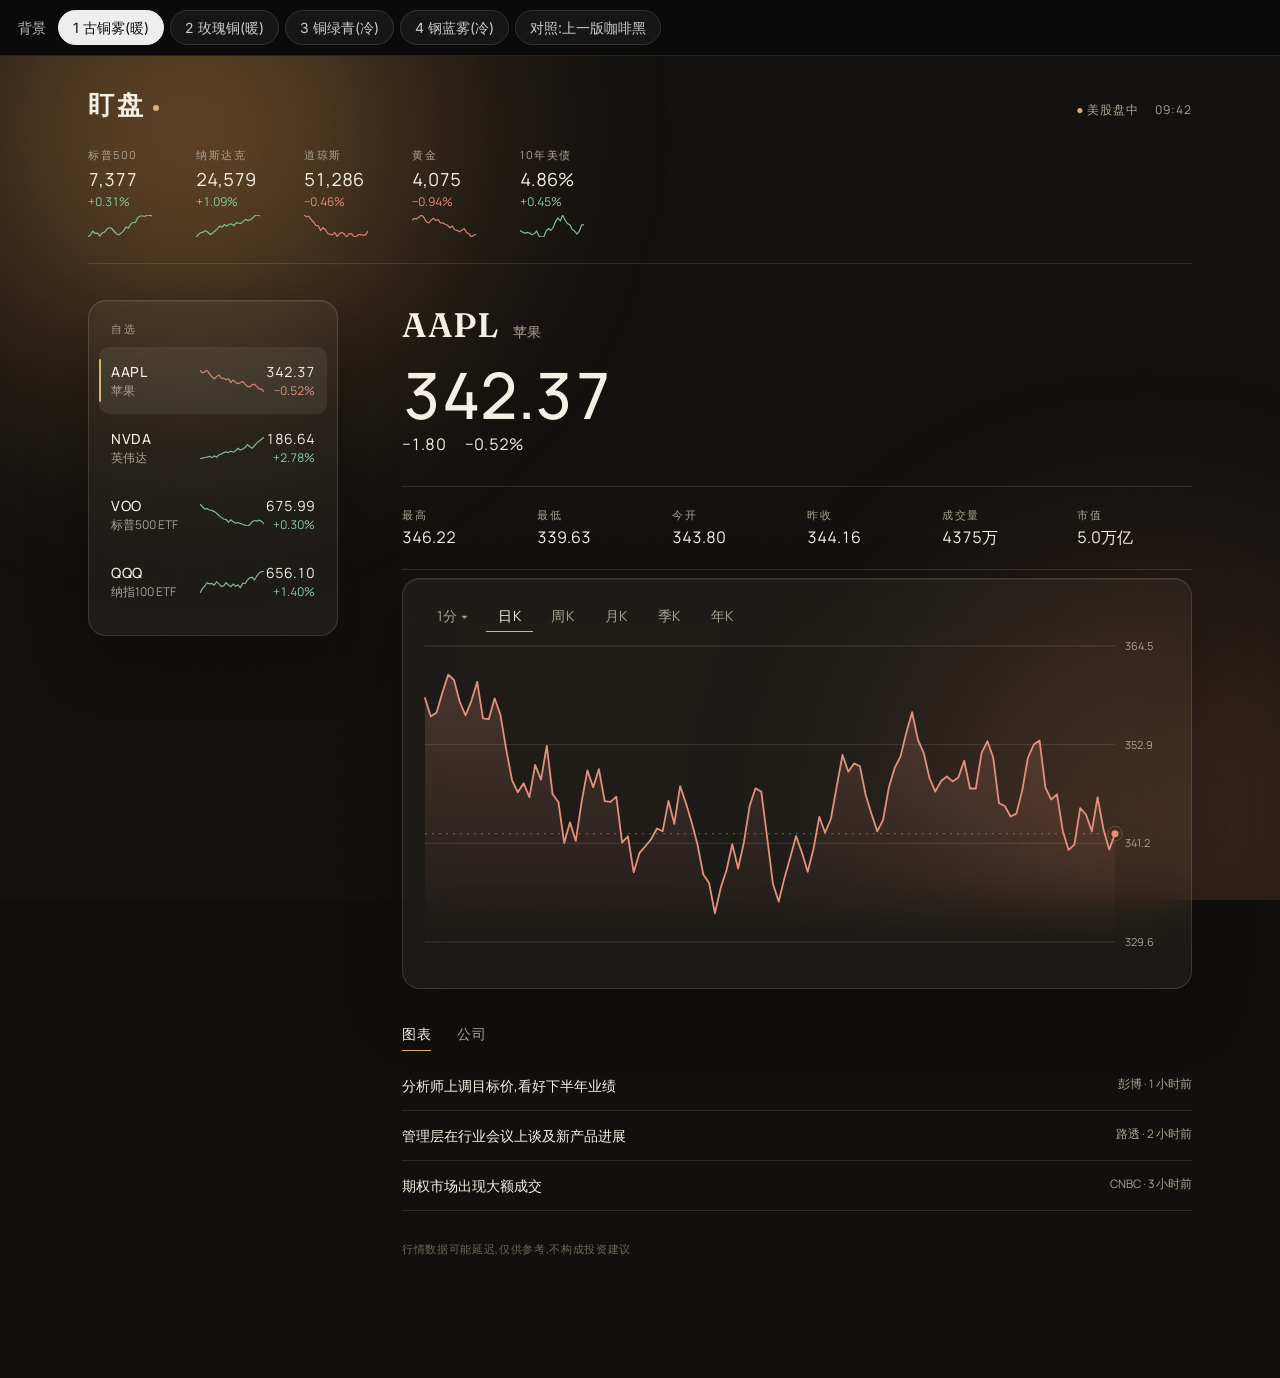
<file: design-preview/premium3.html>
<!doctype html>
<html lang="zh-CN">
<head>
<meta charset="utf-8">
<meta name="viewport" content="width=device-width, initial-scale=1">
<title>磨砂铜感背景预览</title>
<link rel="preconnect" href="https://fonts.googleapis.com">
<link href="https://fonts.googleapis.com/css2?family=DM+Sans:wght@300;400;500;600;700&family=Fraunces:opsz,wght@9..144,500;9..144,600;9..144,700&family=Manrope:wght@300;400;500;600;700;800&family=Inter:wght@300;400;500;600&family=Cormorant+Garamond:wght@500;600&display=swap" rel="stylesheet">
<style>
*{box-sizing:border-box;margin:0;padding:0}
html{-webkit-font-smoothing:antialiased}
body{background:#000;font-family:"Inter",-apple-system,"PingFang SC","Helvetica Neue",sans-serif;font-size:14px;line-height:1.5}
.picker{position:sticky;top:0;z-index:50;display:flex;gap:8px;align-items:center;padding:10px 18px;background:#0a0a0a;border-bottom:1px solid #222;flex-wrap:wrap}
.picker b{color:#bbb;font-weight:500;margin-right:6px}
.picker button{border:1px solid #333;background:#161616;color:#ccc;padding:6px 14px;border-radius:99px;cursor:pointer;font:inherit;transition:.25s}
.picker button.on{background:#eee;color:#111;border-color:#eee}
.picker .d{color:#888;font-size:12px;margin-left:6px}

/* ============ 主题变量 ============ */
.site{--bg:#12100e;--hz1:radial-gradient(circle,rgba(184,126,66,.55),transparent 65%);--hz2:radial-gradient(circle,rgba(110,70,48,.5),transparent 65%);
  --text:#f5f0e6;--muted:#aca293;--faint:#6f675b;--line:rgba(245,240,230,.13);--accent:#d8b277;--up:#8fcaa6;--down:#e3917f;
  --glass:rgba(255,244,228,.045);--gline:rgba(255,236,205,.14);--sel:rgba(255,244,228,.07);--grain:.22;
  --ui:"Manrope","PingFang SC","Helvetica Neue",sans-serif;--disp:"Fraunces","Songti SC",Georgia,serif;--num:var(--ui);--pw:500;--dw:600;--bl:.1em;
  background:var(--bg);color:var(--text);min-height:100vh;font-family:var(--ui);position:relative;overflow:hidden}
/* 四种背景:每种由底色 + 两团柔和的雾 + 玻璃面板色组成 */
.site.h0{--bg:#1a1511;--hz1:transparent;--hz2:transparent;--glass:transparent;--gline:transparent;--grain:0;--text:#efe7d8;--muted:#9c9080;--sel:#241e18}
.site.h2{--bg:#140f10;--hz1:radial-gradient(circle,rgba(196,118,102,.5),transparent 65%);--hz2:radial-gradient(circle,rgba(126,66,84,.45),transparent 65%);--accent:#e4b49b;--text:#f7eeea;--muted:#b0a09b;--glass:rgba(255,232,226,.045);--gline:rgba(255,215,205,.14)}
.site.h3{--bg:#0d1413;--hz1:radial-gradient(circle,rgba(58,132,120,.5),transparent 65%);--hz2:radial-gradient(circle,rgba(160,112,66,.3),transparent 65%);--accent:#cfa76c;--text:#eff4f1;--muted:#a1b2ac;--faint:#62736d;--glass:rgba(225,250,244,.045);--gline:rgba(205,240,232,.14);--sel:rgba(225,250,244,.07)}
.site.h4{--bg:#0c1017;--hz1:radial-gradient(circle,rgba(84,118,182,.5),transparent 65%);--hz2:radial-gradient(circle,rgba(66,86,132,.42),transparent 65%);--accent:#d6b67f;--text:#eef1f7;--muted:#9ba6bb;--faint:#5f6a7f;--glass:rgba(230,238,255,.045);--gline:rgba(210,224,255,.14);--sel:rgba(230,238,255,.07)}
.haze{position:fixed;inset:0;pointer-events:none;overflow:hidden;z-index:0}
.haze i{position:absolute;border-radius:50%;filter:blur(80px);animation:drift 40s ease-in-out infinite alternate;transition:background .8s}
.haze .a{width:780px;height:780px;left:-200px;top:-260px;background:var(--hz1)}
.haze .b{width:700px;height:700px;right:-220px;bottom:-260px;background:var(--hz2);animation-delay:-16s}
@keyframes drift{to{transform:translate(70px,50px) scale(1.14)}}
@media(prefers-reduced-motion:reduce){.haze i{animation:none}}
.grain{position:fixed;inset:0;pointer-events:none;z-index:1;opacity:var(--grain);mix-blend-mode:overlay;
  background-image:url("data:image/svg+xml;utf8,<svg xmlns='http://www.w3.org/2000/svg' width='180' height='180'><filter id='n'><feTurbulence type='fractalNoise' baseFrequency='.85' numOctaves='2' stitchTiles='stitch'/><feColorMatrix values='0 0 0 0 1 0 0 0 0 1 0 0 0 0 1 0 0 0 .6 0'/></filter><rect width='100%' height='100%' filter='url(%23n)'/></svg>")}
.wrap{position:relative;z-index:2}
.glass{background:var(--glass);border:1px solid var(--gline);border-radius:18px;padding:20px 22px;backdrop-filter:blur(24px) saturate(1.25);-webkit-backdrop-filter:blur(24px) saturate(1.25);
  box-shadow:inset 0 1px 0 rgba(255,255,255,.07),0 24px 60px rgba(0,0,0,.28)}
.site .brand{letter-spacing:var(--bl);font-weight:var(--dw)}
.site .head h1{font-weight:var(--dw)}
.num{font-family:var(--num)}
.picker{gap:6px}.picker .g{width:1px;height:20px;background:#333;margin:0 8px}
.row:hover,.row.sel{background:var(--sel)}
.row{margin:0 -8px;padding:13px 8px}
.glass .chartbox{margin-top:6px}
.glass .tabs{margin-top:0}
.site,.site *{transition:background-color .45s,color .45s,border-color .45s,fill .45s,stroke .45s}
.wrap{max-width:1160px;margin:0 auto;padding:0 28px}
.up{color:var(--up)}.down{color:var(--down)}
.num{font-feature-settings:"tnum";font-variant-numeric:tabular-nums}

/* 入场动画:元素依次浮现 */
@keyframes rise{from{opacity:0;transform:translateY(10px)}to{opacity:1;transform:none}}
.rise{opacity:0;animation:rise .7s cubic-bezier(.2,.7,.2,1) forwards}

/* ============ 顶部 ============ */
.top{display:flex;justify-content:space-between;align-items:baseline;padding:30px 0 22px}
.brand{font-family:var(--disp);font-size:26px;letter-spacing:.14em;font-weight:600}
.brand i{display:inline-block;width:6px;height:6px;border-radius:50%;background:var(--accent);margin-left:8px;vertical-align:middle;animation:pulse 2.4s infinite}
@keyframes pulse{50%{opacity:.25}}
.status{color:var(--muted);font-size:12px;letter-spacing:.08em}
.status b{color:var(--accent);font-weight:500}
.idx{display:flex;gap:44px;padding:0 0 26px;border-bottom:1px solid var(--line);overflow-x:auto}
.idx .i{flex:0 0 auto}
.idx .n{font-size:11px;letter-spacing:.14em;color:var(--muted);text-transform:uppercase}
.idx .v{font-size:18px;font-weight:400;margin-top:2px}
.idx .c{font-size:12px}
.idx svg{display:block;margin-top:4px}

/* ============ 主体 ============ */
.grid{display:grid;grid-template-columns:250px 1fr;gap:64px;padding:36px 0 80px}
@media(max-width:860px){.grid{grid-template-columns:1fr;gap:32px}}
.label{font-size:11px;letter-spacing:.16em;color:var(--muted);text-transform:uppercase;margin-bottom:10px}
.row{display:grid;grid-template-columns:1fr 54px auto;gap:12px;align-items:center;padding:14px 12px;margin:0 -12px;border-radius:10px;cursor:pointer;position:relative;transition:background .3s,transform .3s}
.row:hover{transform:translateX(3px)}

.row.sel::before{content:"";position:absolute;left:0;top:18%;bottom:18%;width:2px;background:var(--accent);border-radius:2px}
.row .s{font-weight:500;letter-spacing:.04em}.row .nm{font-size:12px;color:var(--muted)}
.row .r{text-align:right}.row .r div:last-child{font-size:12px}
.head{display:flex;align-items:baseline;gap:14px;flex-wrap:wrap}
.head h1{font-family:var(--disp);font-size:34px;font-weight:600;letter-spacing:.02em}
.head span{color:var(--muted);font-size:14px}
.price{font-size:64px;font-weight:var(--pw);letter-spacing:-.02em;line-height:1.05;margin:10px 0 4px}
.chg{font-size:16px;font-weight:400;letter-spacing:.01em}
.stats{display:grid;grid-template-columns:repeat(6,1fr);gap:20px;margin:30px 0 8px;padding:20px 0;border-top:1px solid var(--line);border-bottom:1px solid var(--line)}
@media(max-width:700px){.stats{grid-template-columns:repeat(3,1fr)}}
.stats .l{font-size:11px;letter-spacing:.14em;color:var(--muted);text-transform:uppercase}
.stats .v{font-size:16px;margin-top:2px}
.tabs{display:flex;gap:6px;position:relative;margin:22px 0 4px}
.tabs button{border:0;background:none;color:var(--muted);padding:6px 12px;font:inherit;cursor:pointer;letter-spacing:.04em;position:relative;z-index:1;transition:color .3s}
.tabs button.on{color:var(--text)}
.tabs .ind{position:absolute;bottom:0;height:1.5px;background:var(--accent);transition:left .35s cubic-bezier(.3,.8,.2,1),width .35s cubic-bezier(.3,.8,.2,1)}
.tabs .sp{flex:1}
.chartbox{position:relative;height:330px}
.chartbox svg{width:100%;height:100%;display:block;overflow:visible}
.tip{position:absolute;pointer-events:none;opacity:0;transition:opacity .2s;background:var(--panel);border:1px solid var(--line);border-radius:8px;padding:6px 10px;font-size:12px;white-space:nowrap;box-shadow:0 8px 30px rgba(0,0,0,.25)}
.tip b{font-weight:500;font-size:14px;display:block}
.tip small{color:var(--muted)}
.sub{display:flex;gap:26px;margin:34px 0 10px}
.sub span{color:var(--muted);cursor:pointer;padding-bottom:6px;border-bottom:1.5px solid transparent;transition:.3s;letter-spacing:.04em}
.sub span.on{color:var(--text);border-color:var(--accent)}
.news div{display:flex;justify-content:space-between;gap:20px;padding:14px 0;border-bottom:1px solid var(--line);transition:padding .3s}
.news div:hover{padding-left:6px}
.news small{color:var(--muted);white-space:nowrap}
.foot{color:var(--faint);font-size:11px;letter-spacing:.06em;padding:30px 0 40px}
</style>
</head>
<body>
<div class="picker"><b>背景</b>
  <button data-bg="h1" class="on">1 古铜雾(暖)</button><button data-bg="h2">2 玫瑰铜(暖)</button><button data-bg="h3">3 铜绿青(冷)</button><button data-bg="h4">4 钢蓝雾(冷)</button><button data-bg="h0">对照:上一版咖啡黑</button></div>

<div id="site" class="site h1">
 <div class="haze"><i class="a"></i><i class="b"></i></div><div class="grain"></div>
 <div class="wrap">
  <div class="top rise" style="animation-delay:.05s"><div class="brand">盯盘<i></i></div><div class="status"><b>●</b> 美股盘中 　09:42</div></div>
  <div class="idx rise" id="idx" style="animation-delay:.15s"></div>
  <div class="grid">
    <div class="rise" style="animation-delay:.25s"><div class="glass"><div class="label">自选</div><div id="wl"></div></div></div>
    <div>
      <div class="head rise" style="animation-delay:.3s"><h1 id="tk">AAPL</h1><span id="tn">苹果</span></div>
      <div class="price num rise" id="price" style="animation-delay:.38s">342.37</div>
      <div class="chg num rise" id="chg" style="animation-delay:.44s">−1.80 　−0.52%</div>
      <div class="stats num rise" style="animation-delay:.5s">
        <div><div class="l">最高</div><div class="v" id="s0"></div></div><div><div class="l">最低</div><div class="v" id="s1"></div></div>
        <div><div class="l">今开</div><div class="v" id="s2"></div></div><div><div class="l">昨收</div><div class="v" id="s3"></div></div>
        <div><div class="l">成交量</div><div class="v" id="s4"></div></div><div><div class="l">市值</div><div class="v" id="s5"></div></div>
      </div>
      <div class="glass rise" style="animation-delay:.56s">
      <div class="tabs " id="rng"><button>1分 ▾</button><button class="on">日K</button><button>周K</button><button>月K</button><button>季K</button><button>年K</button><span class="ind"></span></div>
      <div class="chartbox " id="cbox"><svg id="chart"></svg><div class="tip" id="tip"></div></div>
      </div>
      <div class="sub rise" style="animation-delay:.66s"><span class="on">图表</span><span>公司</span></div>
      <div class="news rise" style="animation-delay:.7s">
        <div><span>分析师上调目标价,看好下半年业绩</span><small>彭博 · 1 小时前</small></div>
        <div><span>管理层在行业会议上谈及新产品进展</span><small>路透 · 2 小时前</small></div>
        <div><span>期权市场出现大额成交</span><small>CNBC · 3 小时前</small></div>
      </div>
      <div class="foot">行情数据可能延迟,仅供参考,不构成投资建议</div>
    </div>
  </div>
 </div>
</div>

<script>
const $=s=>document.querySelector(s);
const DESC={e:'深墨绿底、暖金点缀、衬线品牌字。像私人银行的数字界面,沉稳、有质感。',f:'深石板蓝灰底、雾蓝点缀、纯无衬线。偏科技金融,冷静克制,最耐看。',g:'象牙白底、墨黑文字、古铜点缀。像高端编辑杂志,明亮但不刺眼。'};
const ST={AAPL:{n:'苹果',p:342.37,c:-0.52,seed:7},NVDA:{n:'英伟达',p:186.64,c:2.78,seed:11},VOO:{n:'标普500 ETF',p:675.99,c:0.30,seed:23},QQQ:{n:'纳指100 ETF',p:656.10,c:1.40,seed:31}};
const IDX=[['标普500','7,377','+0.31%',1,3],['纳斯达克','24,579','+1.09%',1,5],['道琼斯','51,286','−0.46%',0,9],['黄金','4,075','−0.94%',0,13],['10年美债','4.86%','+0.45%',1,17]];
let cur='AAPL',range=1;
function series(seed,n,end,drift){let s=seed*977+n;const r=()=>(s=(s*1664525+1013904223)>>>0)/4294967296;let v=100,a=[];for(let i=0;i<n;i++){v*=1+(r()-.5)*.03+drift;a.push(v)}const k=end/a[n-1];return a.map(x=>x*k)}
function spark(seed,up,w=64,h=22){const a=series(seed,28,100,up?.002:-.002);const lo=Math.min(...a),hi=Math.max(...a);const d=a.map((v,i)=>`${i?'L':'M'}${i*w/27},${h-(v-lo)/(hi-lo)*h}`).join(' ');return `<svg width="${w}" height="${h}"><path d="${d}" fill="none" stroke="var(--${up?'up':'down'})" stroke-width="1.2" opacity=".9"/></svg>`}
$('#idx').innerHTML=IDX.map(i=>`<div class="i"><div class="n">${i[0]}</div><div class="v num">${i[1]}</div><div class="c num ${i[3]?'up':'down'}">${i[2]}</div>${spark(i[4],i[3])}</div>`).join('');
function renderWL(){$('#wl').innerHTML=Object.entries(ST).map(([k,s],i)=>`<div class="row ${k===cur?'sel':''} rise" style="animation-delay:${.3+i*.06}s" data-k="${k}"><div><div class="s">${k}</div><div class="nm">${s.n}</div></div>${spark(s.seed,s.c>=0)}<div class="r num"><div>${s.p.toFixed(2)}</div><div class="${s.c>=0?'up':'down'}">${s.c>=0?'+':'−'}${Math.abs(s.c).toFixed(2)}%</div></div></div>`).join('')}
renderWL();
$('#wl').onclick=e=>{const r=e.target.closest('.row');if(!r)return;setStock(r.dataset.k)};

const VOLM={AAPL:['4375万','5.0万亿'],NVDA:['1.79亿','4.5万亿'],VOO:['520万','—'],QQQ:['3380万','—']};
function setStats(k){const s=ST[k],pc=s.p/(1+s.c/100);const v=[s.p*Math.max(1.004,1+s.c/100+.004),s.p*Math.min(.992,1+s.c/100-.006)/(1+s.c/100)*(1+s.c/100),pc*(1+s.c/100*.2),pc].map(x=>x.toFixed(2));
  v[0]=(Math.max(s.p,pc)*1.006).toFixed(2);v[1]=(Math.min(s.p,pc)*.992).toFixed(2);
  [...v,...VOLM[k]].forEach((t,i)=>document.getElementById('s'+i).textContent=t)}
let shown=342.37;
function countTo(el,to,dur=650){const from=shown,t0=performance.now();(function f(t){const k=Math.min(1,(t-t0)/dur),e=1-Math.pow(1-k,3);el.textContent=(from+(to-from)*e).toFixed(2);if(k<1)requestAnimationFrame(f);else shown=to})(t0)}
function setStock(k){cur=k;const s=ST[k];setStats(k);$('#tk').textContent=k;$('#tn').textContent=s.n;countTo($('#price'),s.p);
  const up=s.c>=0,ch=s.p*s.c/100;$('#price').className='price num '+(up?'up':'down');$('#chg').className='chg num '+(up?'up':'down');$('#chg').textContent=`${up?'+':'−'}${Math.abs(ch).toFixed(2)} 　${up?'+':'−'}${Math.abs(s.c).toFixed(2)}%`;
  document.querySelectorAll('.row').forEach(r=>r.classList.toggle('sel',r.dataset.k===k));drawChart(true)}

// 页签下划线滑动
function moveInd(){const b=document.querySelectorAll('#rng button')[range],i=$('#rng .ind');i.style.left=b.offsetLeft+'px';i.style.width=b.offsetWidth+'px'}
$('#rng').onclick=e=>{const b=e.target.closest('button');if(!b)return;range=[...document.querySelectorAll('#rng button')].indexOf(b);document.querySelectorAll('#rng button').forEach((x,i)=>x.classList.toggle('on',i===range));moveInd();drawChart(true)}

// 图表:面积渐变 + 曲线描绘动画 + 十字线提示
let data=[];
function drawChart(anim){
  const box=$('#cbox'),W=box.clientWidth,H=box.clientHeight,pr=54,pb=26,pt=8,s=ST[cur],n=[60,120,90,80,60,40][range]||90;
  data=series(s.seed+range*3,n,s.p,s.c>=0?.0012:-.0012);
  const lo=Math.min(...data),hi=Math.max(...data),pad=(hi-lo)*.12,L=lo-pad,Hh=hi+pad,X=i=>i*(W-pr)/(n-1),Y=v=>pt+(1-(v-L)/(Hh-L))*(H-pt-pb);
  const css=getComputedStyle($('#site')),col=css.getPropertyValue(s.c>=0?'--up':'--down').trim(),ln=css.getPropertyValue('--line').trim(),mu=css.getPropertyValue('--muted').trim();
  const d=data.map((v,i)=>`${i?'L':'M'}${X(i).toFixed(1)},${Y(v).toFixed(1)}`).join(' '),area=d+` L${X(n-1)},${H-pb} L0,${H-pb} Z`;
  let g='';for(let k=0;k<4;k++){const y=pt+k*(H-pt-pb)/3,v=Hh-(Hh-L)*k/3;g+=`<line x1="0" x2="${W-pr}" y1="${y}" y2="${y}" stroke="${ln}"/><text x="${W-pr+10}" y="${y+4}" fill="${mu}" font-size="11">${v.toFixed(1)}</text>`}
  const ly=Y(data[n-1]);
  $('#chart').setAttribute('viewBox',`0 0 ${W} ${H}`);
  $('#chart').innerHTML=`<defs><linearGradient id="ag" x1="0" y1="0" x2="0" y2="1"><stop offset="0" stop-color="${col}" stop-opacity=".22"/><stop offset="1" stop-color="${col}" stop-opacity="0"/></linearGradient></defs>${g}
   <path id="ar" d="${area}" fill="url(#ag)" style="opacity:${anim?0:1};transition:opacity 1s .35s"/>
   <path id="ln" d="${d}" fill="none" stroke="${col}" stroke-width="1.8" stroke-linejoin="round" stroke-linecap="round"/>
   <line x1="0" x2="${W-pr}" y1="${ly}" y2="${ly}" stroke="${col}" stroke-dasharray="2 5" opacity=".5"/>
   <circle cx="${X(n-1)}" cy="${ly}" r="3.5" fill="${col}"/><circle cx="${X(n-1)}" cy="${ly}" r="3.5" fill="none" stroke="${col}"><animate attributeName="r" values="3.5;11" dur="2.4s" repeatCount="indefinite"/><animate attributeName="opacity" values=".7;0" dur="2.4s" repeatCount="indefinite"/></circle>
   <line id="cl" y1="${pt}" y2="${H-pb}" stroke="${mu}" stroke-dasharray="3 4" opacity="0"/><circle id="cd" r="4.5" fill="${col}" stroke="var(--bg)" stroke-width="2" opacity="0"/>`;
  if(anim){const p=$('#ln'),len=p.getTotalLength();p.style.strokeDasharray=len;p.style.strokeDashoffset=len;p.getBoundingClientRect();p.style.transition='stroke-dashoffset 1.1s cubic-bezier(.3,.7,.2,1)';p.style.strokeDashoffset=0;requestAnimationFrame(()=>$('#ar').style.opacity=1)}
  const tip=$('#tip'),svg=$('#chart');
  svg.onmousemove=e=>{const r=svg.getBoundingClientRect(),x=Math.max(0,Math.min(W-pr,e.clientX-r.left)),i=Math.round(x/((W-pr)/(n-1))),px=X(i),py=Y(data[i]);
    $('#cl').setAttribute('x1',px);$('#cl').setAttribute('x2',px);$('#cl').setAttribute('opacity',.6);$('#cd').setAttribute('cx',px);$('#cd').setAttribute('cy',py);$('#cd').setAttribute('opacity',1);
    tip.innerHTML=`<b class="num">${data[i].toFixed(2)}</b><small>第 ${i+1} 根</small>`;tip.style.opacity=1;tip.style.left=Math.min(W-pr-90,px+14)+'px';tip.style.top=Math.max(0,py-52)+'px'};
  svg.onmouseleave=()=>{tip.style.opacity=0;$('#cl').setAttribute('opacity',0);$('#cd').setAttribute('opacity',0)};
}
let BG='h1';
function apply(){$('#site').className='site '+BG;
  document.querySelectorAll('.picker button').forEach(b=>b.classList.toggle('on',b.dataset.bg===BG));
  document.body.style.background=getComputedStyle($('#site')).getPropertyValue('--bg');
  setTimeout(()=>{renderWL();moveInd();drawChart(false)},80)}
document.querySelectorAll('.picker button').forEach(b=>b.onclick=()=>{BG=b.dataset.bg;apply()});
window.addEventListener('resize',()=>{moveInd();drawChart(false)});
window.addEventListener('load',()=>{moveInd();drawChart(true)});
setStats('AAPL');apply();
setTimeout(()=>{moveInd();drawChart(true)},50);
</script>
</body>
</html>
</file>
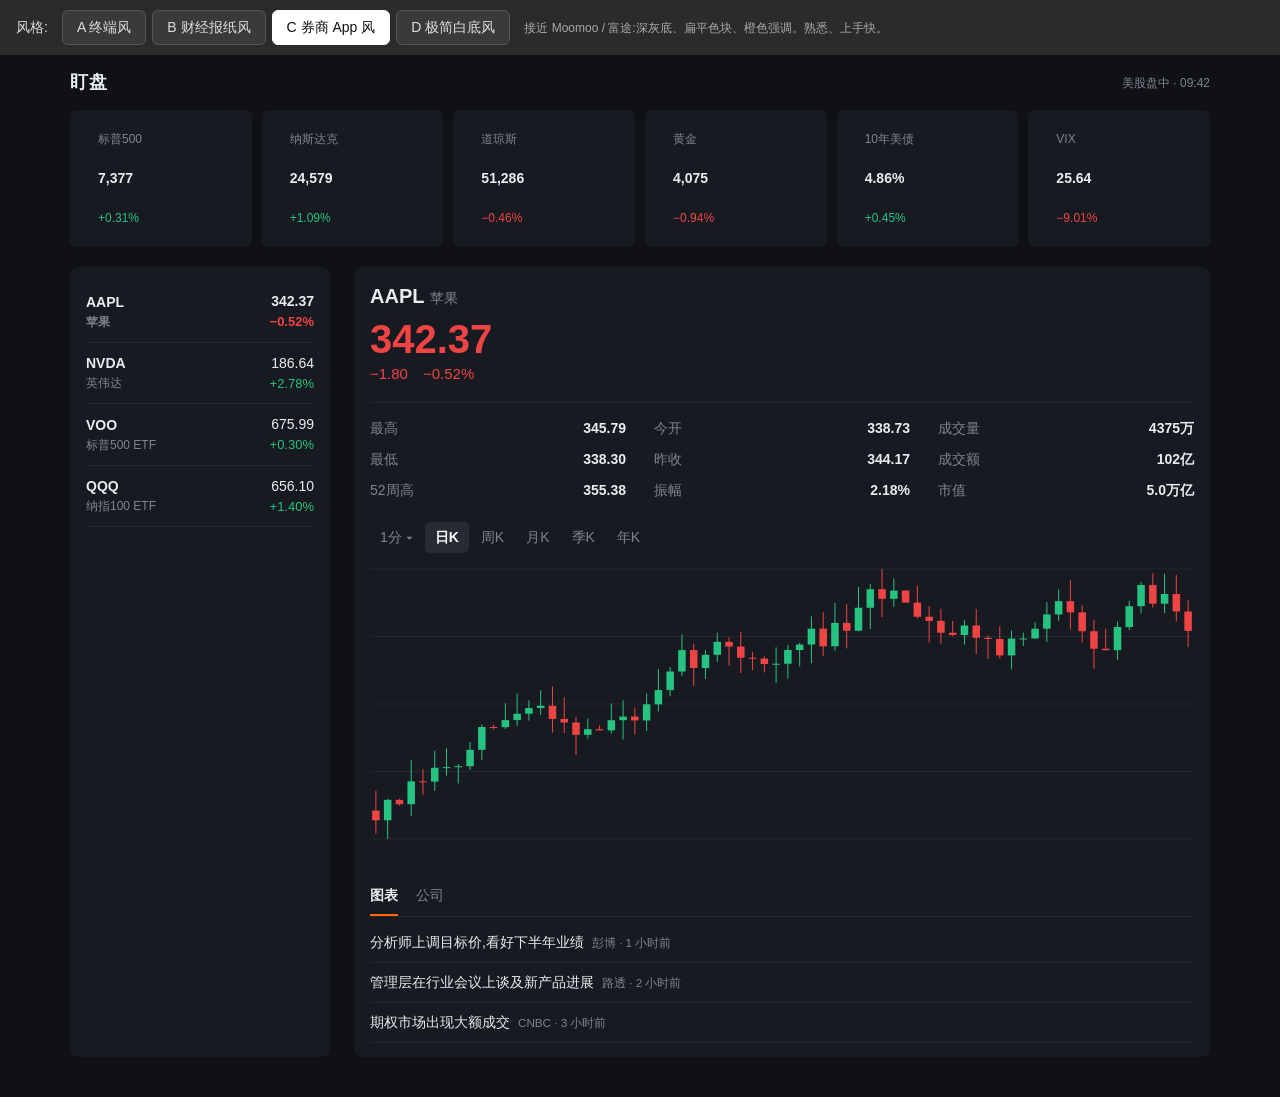
<file: design-preview/styles.html>
<!doctype html>
<html lang="zh-CN">
<head>
<meta charset="utf-8">
<meta name="viewport" content="width=device-width, initial-scale=1">
<title>风格预览</title>
<style>
*{box-sizing:border-box;margin:0;padding:0}
body{font:14px/1.5 -apple-system,"PingFang SC","Helvetica Neue",Arial,sans-serif;background:#808080;color:#222}
.pick{position:sticky;top:0;z-index:10;display:flex;gap:6px;padding:10px 16px;background:#2b2b2b;flex-wrap:wrap;align-items:center}
.pick b{color:#ddd;margin-right:8px;font-weight:500}
.pick button{border:1px solid #555;background:#3a3a3a;color:#ddd;padding:6px 14px;border-radius:6px;cursor:pointer;font:inherit}
.pick button.on{background:#fff;color:#111;border-color:#fff}
.desc{color:#aaa;font-size:12px;margin-left:8px}

/* ====== 通用结构 ====== */
.site{--bg:#fff;--panel:#fff;--text:#111;--muted:#777;--line:#e5e5e5;--up:#0a9e5c;--down:#d9363e;--accent:#111;--font:inherit;--num:inherit;--head:inherit;--r:0px;
  background:var(--bg);color:var(--text);font-family:var(--font);min-height:100vh}
.site .wrap{max-width:1180px;margin:0 auto;padding:0 20px}
.top{display:flex;justify-content:space-between;align-items:center;padding:14px 0;border-bottom:1px solid var(--line)}
.logo{font-family:var(--head);font-size:18px;font-weight:700;letter-spacing:.5px}
.top .st{color:var(--muted);font-size:12px}
.idx{display:flex;gap:0;overflow-x:auto;border-bottom:1px solid var(--line)}
.idx div{flex:1 0 auto;padding:10px 18px 10px 0;margin-right:18px;white-space:nowrap}
.idx .n{color:var(--muted);font-size:12px}
.idx .v{font-family:var(--num);font-weight:600}
.up{color:var(--up)}.down{color:var(--down)}
.grid{display:grid;grid-template-columns:260px 1fr;gap:24px;padding:20px 0 40px}
@media(max-width:820px){.grid{grid-template-columns:1fr}}
.wl .row{display:flex;justify-content:space-between;align-items:center;padding:10px 0;border-bottom:1px solid var(--line);cursor:pointer}
.wl .row.sel{font-weight:600}
.wl .s{font-weight:600}.wl .nm{color:var(--muted);font-size:12px}
.wl .r{text-align:right;font-family:var(--num)}
h1{font-family:var(--head);font-size:20px;font-weight:600}
h1 span{color:var(--muted);font-size:14px;font-weight:400;margin-left:6px}
.price{font-family:var(--num);font-size:40px;font-weight:700;line-height:1.1;margin:6px 0 2px}
.chg{font-family:var(--num);font-size:15px}
.stats{display:grid;grid-template-columns:repeat(3,1fr);gap:0 28px;margin:16px 0;padding-top:10px;border-top:1px solid var(--line)}
.stats div{display:flex;justify-content:space-between;padding:5px 0}
.stats .l{color:var(--muted)}.stats .v{font-family:var(--num);font-weight:600}
.rng{display:flex;gap:2px;margin:6px 0}
.rng button{border:0;background:none;color:var(--muted);padding:5px 10px;font:inherit;cursor:pointer}
.rng button.on{color:var(--text);font-weight:600}
.chart{width:100%;height:300px;display:block}
.sub{display:flex;gap:18px;border-bottom:1px solid var(--line);margin:18px 0 6px}
.sub span{padding:8px 0;color:var(--muted);cursor:pointer}
.sub span.on{color:var(--text);font-weight:600;border-bottom:2px solid var(--accent)}
.news div{padding:9px 0;border-bottom:1px solid var(--line)}
.news small{color:var(--muted);margin-left:8px}

/* ====== A 彭博终端 ====== */
.a{--bg:#000;--panel:#000;--text:#e8e8e8;--muted:#9a8a5a;--line:#2a2a2a;--up:#2ee06b;--down:#ff4a4a;--accent:#ff9d1c;--num:"SF Mono",Menlo,Consolas,monospace;--font:"SF Mono",Menlo,Consolas,"PingFang SC",monospace}
.a .logo{color:#ff9d1c;letter-spacing:2px}
.a .top{background:#111;margin:0 -20px;padding:8px 20px;border-bottom:2px solid #ff9d1c}
.a .idx .n,.a .stats .l{text-transform:uppercase;font-size:11px;letter-spacing:.5px}
.a .price{color:#ff9d1c;font-size:38px}
.a h1{color:#fff}.a .sub span.on{color:#ff9d1c}.a .rng button.on{color:#000;background:#ff9d1c}
.a .stats{border-top:1px solid #444}.a .wl .row:hover{background:#151515}
/* ====== B 财经报纸 ====== */
.b{--bg:#fff1e5;--panel:#fff1e5;--text:#33302e;--muted:#807973;--line:#d9c7b8;--up:#0e7a4f;--down:#b3202a;--accent:#990f3d;--head:"Songti SC","Noto Serif SC",Georgia,serif;--font:Georgia,"Songti SC",serif;--num:Georgia,"Times New Roman",serif}
.b .top{border-bottom:3px double #33302e;justify-content:center;padding:18px 0}
.b .logo{font-size:30px;font-weight:600;letter-spacing:3px}
.b .top .st{position:absolute;right:20px}
.b .idx{border-bottom:1px solid #33302e}
.b h1{font-size:28px;font-weight:600}.b .price{font-weight:600;font-size:44px}
.b .sub span.on{border-color:#990f3d;color:#990f3d}.b .rng button.on{color:#990f3d}
.b .wl .row{border-color:#d9c7b8}.b .stats{border-top:1px solid #33302e}
.b .news div{font-size:15px}
/* ====== C 券商 App ====== */
.c{--bg:#0f1115;--panel:#171a20;--text:#e9ecf1;--muted:#7d8590;--line:#23272f;--up:#26c281;--down:#ef4444;--accent:#ff6a00;--num:-apple-system,"SF Pro Display","Helvetica Neue",Arial,sans-serif}
.c .top{border:0}.c .wrap{max-width:1180px}
.c .idx{border:0;gap:10px}.c .idx div{background:var(--panel);padding:10px 14px;margin:0;border-radius:6px;min-width:130px}
.c .grid>div{background:var(--panel);border-radius:8px;padding:14px 16px}
.c .wl .row{border-color:var(--line)}
.c .rng button.on{background:#262b34;color:#fff;border-radius:5px}
.c .sub span.on{border-color:#ff6a00}
.c .stats{border-top:1px solid var(--line)}
/* ====== D 瑞士极简 ====== */
.d{--bg:#fafaf8;--panel:#fafaf8;--text:#1a1a1a;--muted:#8a8a85;--line:#e8e8e3;--up:#12805c;--down:#c8372d;--accent:#1a1a1a;--font:-apple-system,"PingFang SC","Helvetica Neue",Arial,sans-serif;--num:-apple-system,"SF Pro Display",Arial,sans-serif}
.d .top{border:0;padding:24px 0 12px}.d .logo{font-weight:600;font-size:16px}
.d .idx{border:0}.d .idx div{padding-bottom:18px}
.d .grid{gap:56px}.d .price{font-weight:600;font-size:46px}
.d h1{font-weight:500}.d .stats{border:0;padding-top:0;gap:0 48px}
.d .wl .row{border:0;padding:12px 0}.d .sub{border-color:var(--line)}
.d .chart{height:320px}
.d .stats div{border-bottom:1px solid var(--line)}
</style>
</head>
<body>
<div class="pick"><b>风格:</b>
  <button data-t="a">A 终端风</button><button data-t="b">B 财经报纸风</button><button data-t="c" class="on">C 券商 App 风</button><button data-t="d">D 极简白底风</button>
  <span class="desc" id="desc"></span></div>

<div id="stage" class="site c">
 <div class="wrap">
  <div class="top"><div class="logo">盯盘</div><div class="st">美股盘中 · 09:42</div></div>
  <div class="idx" id="idx"></div>
  <div class="grid">
   <div class="wl" id="wl"></div>
   <div>
     <h1>AAPL<span>苹果</span></h1>
     <div class="price down">342.37</div><div class="chg down">−1.80　−0.52%</div>
     <div class="stats">
       <div><span class="l">最高</span><span class="v">345.79</span></div><div><span class="l">今开</span><span class="v">338.73</span></div><div><span class="l">成交量</span><span class="v">4375万</span></div>
       <div><span class="l">最低</span><span class="v">338.30</span></div><div><span class="l">昨收</span><span class="v">344.17</span></div><div><span class="l">成交额</span><span class="v">102亿</span></div>
       <div><span class="l">52周高</span><span class="v">355.38</span></div><div><span class="l">振幅</span><span class="v">2.18%</span></div><div><span class="l">市值</span><span class="v">5.0万亿</span></div>
     </div>
     <div class="rng"><button>1分 ▾</button><button class="on">日K</button><button>周K</button><button>月K</button><button>季K</button><button>年K</button></div>
     <svg class="chart" id="chart" viewBox="0 0 800 300" preserveAspectRatio="none"></svg>
     <div class="sub"><span class="on">图表</span><span>公司</span></div>
     <div class="news">
       <div>分析师上调目标价,看好下半年业绩<small>彭博 · 1 小时前</small></div>
       <div>管理层在行业会议上谈及新产品进展<small>路透 · 2 小时前</small></div>
       <div>期权市场出现大额成交<small>CNBC · 3 小时前</small></div>
     </div>
   </div>
  </div>
 </div>
</div>

<script>
const desc={a:'数据密度高,黑底琥珀色,等宽数字。像专业交易终端,信息量大。',b:'米色纸张底、衬线字体、细线分隔。像《金融时报》,耐读、有编辑感。',c:'接近 Moomoo / 富途:深灰底、扁平色块、橙色强调。熟悉、上手快。',d:'浅色白底、大量留白、细线条。像 Stripe / Robinhood,最安静、最少装饰。'};
const idx=[['标普500','7,377','+0.31%',1],['纳斯达克','24,579','+1.09%',1],['道琼斯','51,286','−0.46%',0],['黄金','4,075','−0.94%',0],['10年美债','4.86%','+0.45%',1],['VIX','25.64','−9.01%',0]];
document.getElementById('idx').innerHTML=idx.map(i=>`<div><div class="n">${i[0]}</div><div class="v">${i[1]}</div><div class="${i[3]?'up':'down'}" style="font-size:12px">${i[2]}</div></div>`).join('');
const wl=[['AAPL','苹果','342.37','−0.52%',0,1],['NVDA','英伟达','186.64','+2.78%',1,0],['VOO','标普500 ETF','675.99','+0.30%',1,0],['QQQ','纳指100 ETF','656.10','+1.40%',1,0]];
document.getElementById('wl').innerHTML=wl.map(w=>`<div class="row ${w[5]?'sel':''}"><div><div class="s">${w[0]}</div><div class="nm">${w[1]}</div></div><div class="r"><div>${w[2]}</div><div class="${w[4]?'up':'down'}" style="font-size:13px">${w[3]}</div></div></div>`).join('');
// 示意K线(随机生成,仅用于展示风格)
function draw(theme){
  let s=7;const r=()=>(s=(s*1664525+1013904223)>>>0)/4294967296;let p=300,bars=[];
  for(let i=0;i<70;i++){const o=p,c=p+(r()-.46)*8;bars.push({o,c,h:Math.max(o,c)+r()*4,l:Math.min(o,c)-r()*4});p=c}
  const lo=Math.min(...bars.map(b=>b.l)),hi=Math.max(...bars.map(b=>b.h)),Y=v=>10+(1-(v-lo)/(hi-lo))*270,w=800/bars.length;
  const css=getComputedStyle(document.getElementById('stage')),up=css.getPropertyValue('--up').trim(),dn=css.getPropertyValue('--down').trim(),ln=css.getPropertyValue('--line').trim(),ac=css.getPropertyValue('--accent').trim();
  let g='';for(let k=0;k<5;k++){const y=10+k*67.5;g+=`<line x1="0" x2="800" y1="${y}" y2="${y}" stroke="${ln}" stroke-width="1" vector-effect="non-scaling-stroke"/>`}
  let body='';
  if(theme==='b'||theme==='d'){ // 折线
    const d=bars.map((b,i)=>`${i?'L':'M'}${(i+.5)*w},${Y(b.c)}`).join(' ');body=`<path d="${d}" fill="none" stroke="${theme==='b'?'#990f3d':'#1a1a1a'}" stroke-width="1.6" vector-effect="non-scaling-stroke"/>`;
  } else {
    bars.forEach((b,i)=>{const x=(i+.5)*w,col=b.c>=b.o?up:dn;body+=`<line x1="${x}" x2="${x}" y1="${Y(b.h)}" y2="${Y(b.l)}" stroke="${col}" vector-effect="non-scaling-stroke"/><rect x="${x-w*.32}" y="${Math.min(Y(b.o),Y(b.c))}" width="${w*.64}" height="${Math.max(1,Math.abs(Y(b.o)-Y(b.c)))}" fill="${col}"/>`});
  }
  document.getElementById('chart').innerHTML=g+body;
}
function set(t){const st=document.getElementById('stage');st.className='site '+t;document.querySelectorAll('.pick button').forEach(b=>b.classList.toggle('on',b.dataset.t===t));document.getElementById('desc').textContent=desc[t];draw(t)}
document.querySelectorAll('.pick button').forEach(b=>b.onclick=()=>set(b.dataset.t));
set('c');
</script>
</body>
</html>
</file>
